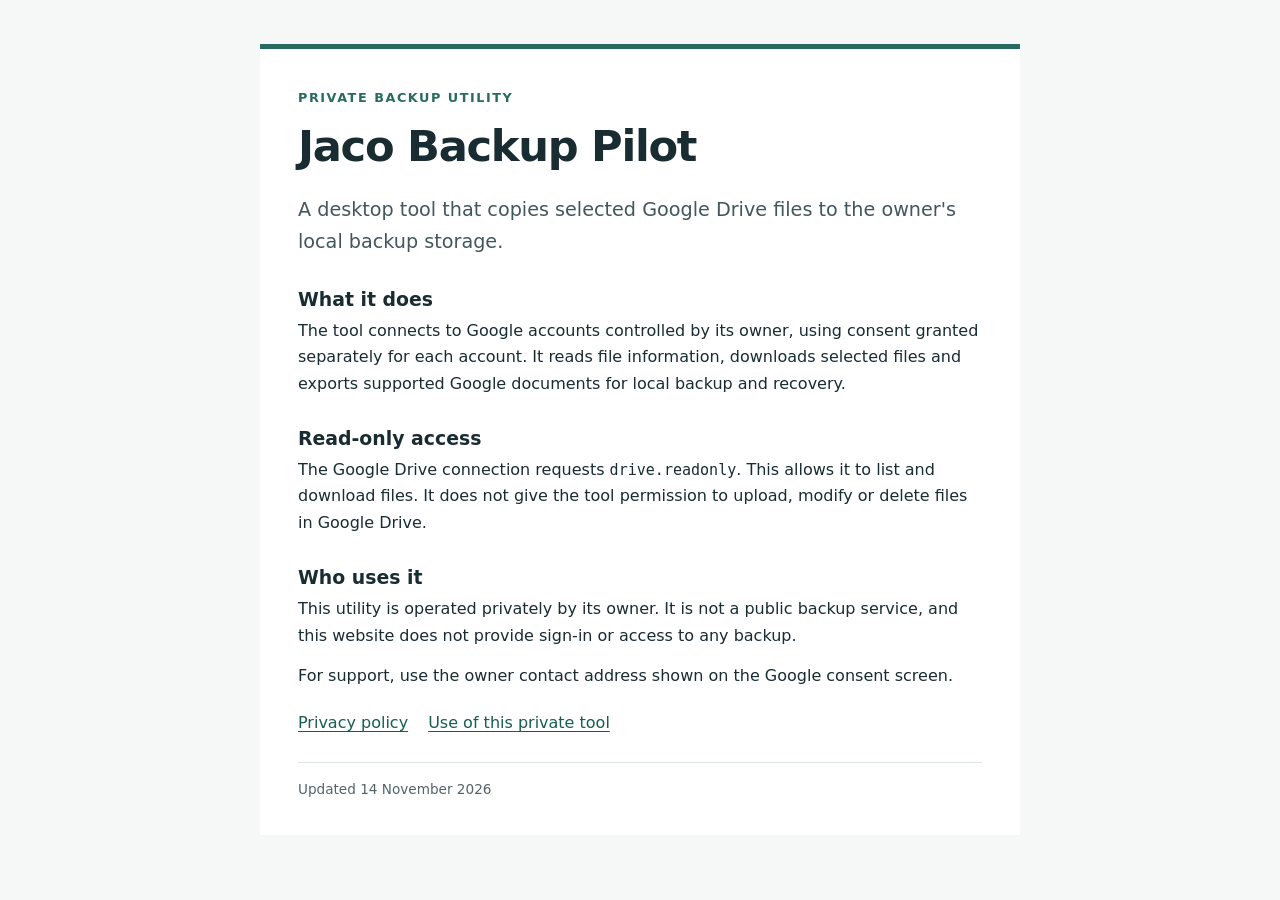
<file: index.html>
<!doctype html>
<html lang="en">
<head>
  <meta charset="utf-8">
  <meta name="viewport" content="width=device-width,initial-scale=1">
  <meta name="robots" content="noindex,nofollow">
  <title>Jaco Backup Pilot</title>
  <link rel="stylesheet" href="style.css">
</head>
<body>
<main>
  <p class="label">Private backup utility</p>
  <h1>Jaco Backup Pilot</h1>
  <p class="lead">A desktop tool that copies selected Google Drive files to the owner's local backup storage.</p>
  <h2>What it does</h2>
  <p>The tool connects to Google accounts controlled by its owner, using consent granted separately for each account. It reads file information, downloads selected files and exports supported Google documents for local backup and recovery.</p>
  <h2>Read-only access</h2>
  <p>The Google Drive connection requests <code>drive.readonly</code>. This allows it to list and download files. It does not give the tool permission to upload, modify or delete files in Google Drive.</p>
  <h2>Who uses it</h2>
  <p>This utility is operated privately by its owner. It is not a public backup service, and this website does not provide sign-in or access to any backup.</p>
  <p>For support, use the owner contact address shown on the Google consent screen.</p>
  <nav aria-label="Information"><a href="privacy.html">Privacy policy</a><a href="privacy.html#use">Use of this private tool</a></nav>
  <footer>Updated 14 November 2026</footer>
</main>
</body>
</html>
</file>
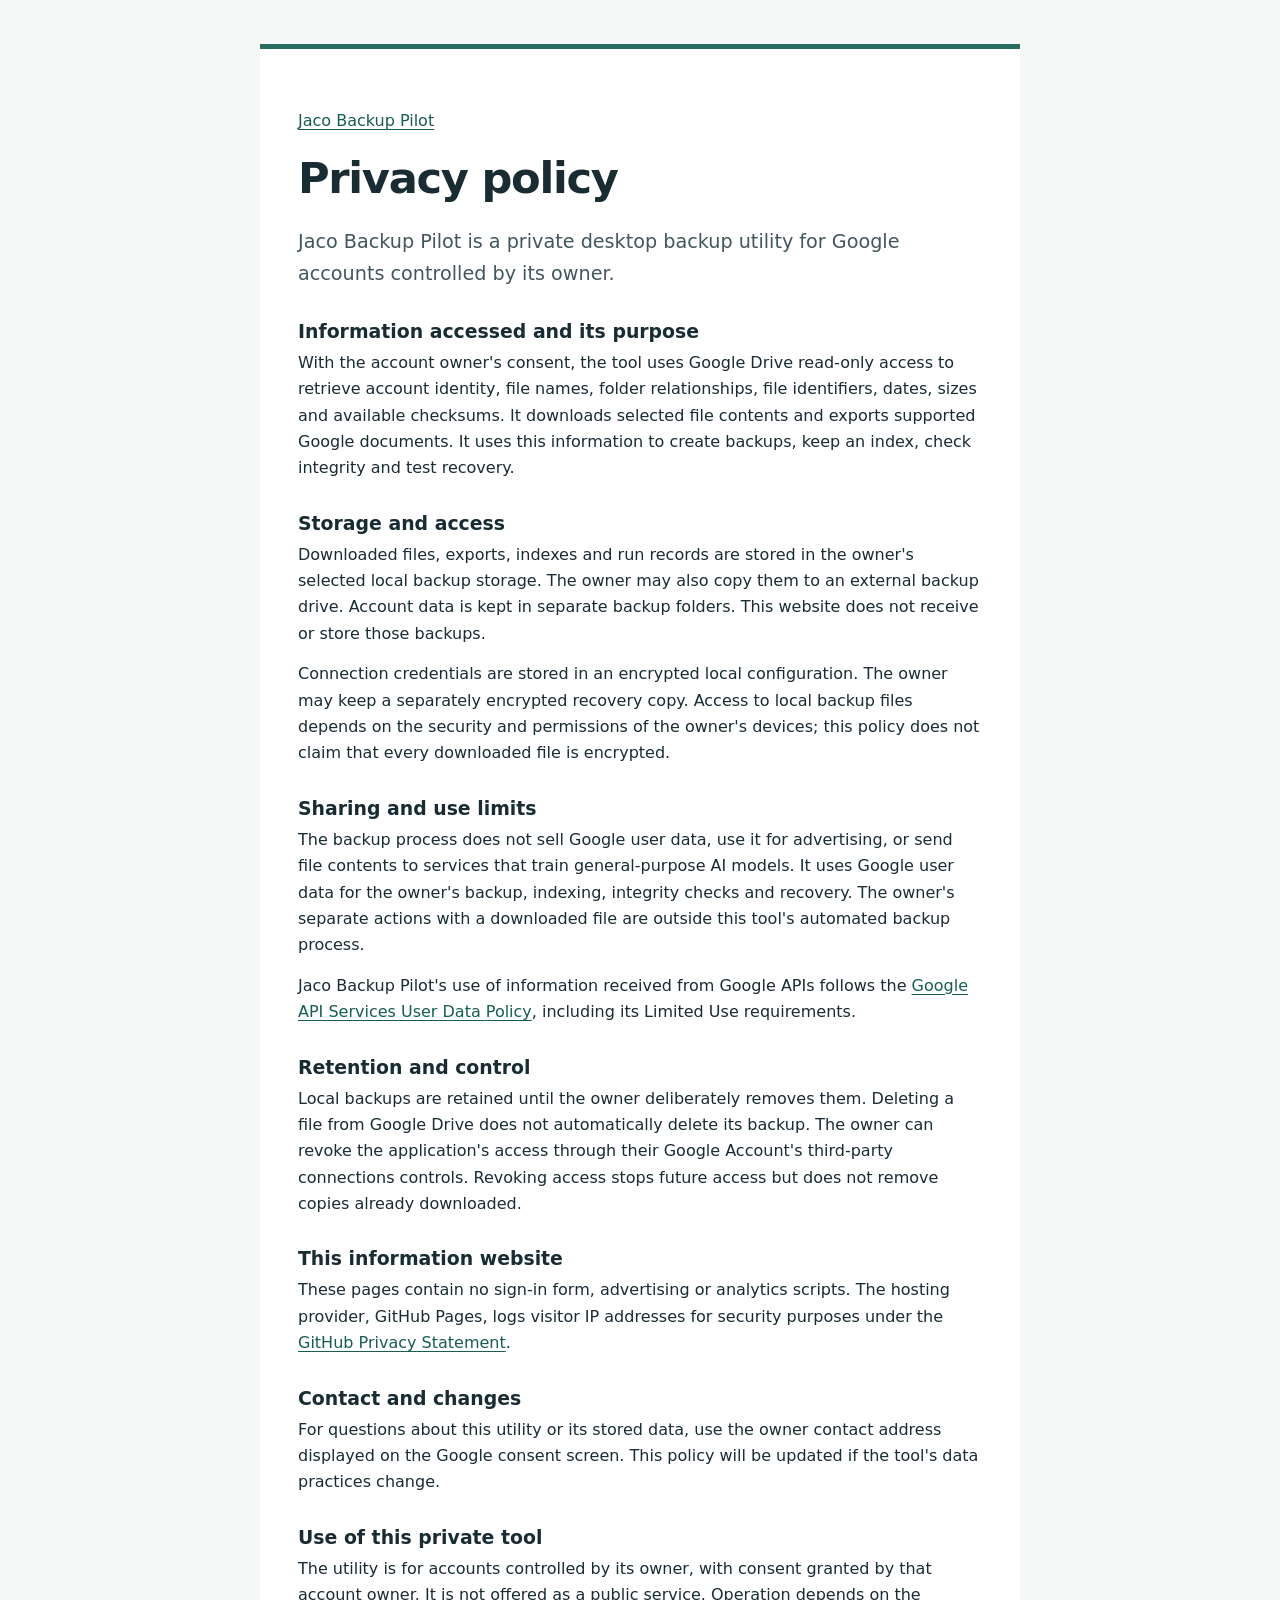
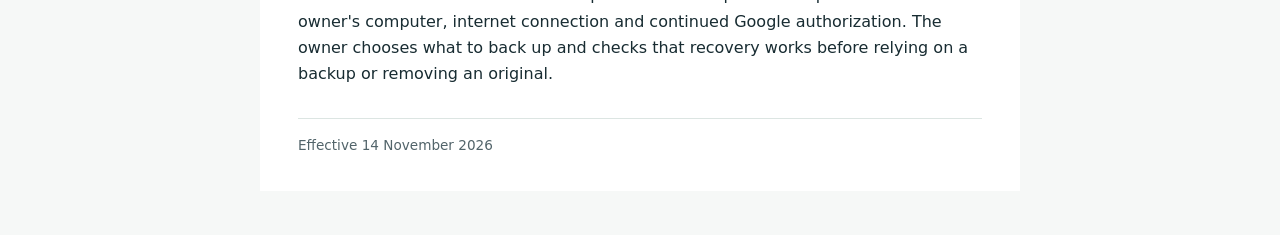
<file: privacy.html>
<!doctype html>
<html lang="en">
<head>
  <meta charset="utf-8">
  <meta name="viewport" content="width=device-width,initial-scale=1">
  <meta name="robots" content="noindex,nofollow">
  <title>Privacy policy | Jaco Backup Pilot</title>
  <link rel="stylesheet" href="style.css">
</head>
<body>
<main>
  <nav aria-label="Information"><a href="index.html">Jaco Backup Pilot</a></nav>
  <h1>Privacy policy</h1>
  <p class="lead">Jaco Backup Pilot is a private desktop backup utility for Google accounts controlled by its owner.</p>
  <h2>Information accessed and its purpose</h2>
  <p>With the account owner's consent, the tool uses Google Drive read-only access to retrieve account identity, file names, folder relationships, file identifiers, dates, sizes and available checksums. It downloads selected file contents and exports supported Google documents. It uses this information to create backups, keep an index, check integrity and test recovery.</p>
  <h2>Storage and access</h2>
  <p>Downloaded files, exports, indexes and run records are stored in the owner's selected local backup storage. The owner may also copy them to an external backup drive. Account data is kept in separate backup folders. This website does not receive or store those backups.</p>
  <p>Connection credentials are stored in an encrypted local configuration. The owner may keep a separately encrypted recovery copy. Access to local backup files depends on the security and permissions of the owner's devices; this policy does not claim that every downloaded file is encrypted.</p>
  <h2>Sharing and use limits</h2>
  <p>The backup process does not sell Google user data, use it for advertising, or send file contents to services that train general-purpose AI models. It uses Google user data for the owner's backup, indexing, integrity checks and recovery. The owner's separate actions with a downloaded file are outside this tool's automated backup process.</p>
  <p>Jaco Backup Pilot's use of information received from Google APIs follows the <a href="https://developers.google.com/terms/api-services-user-data-policy">Google API Services User Data Policy</a>, including its Limited Use requirements.</p>
  <h2>Retention and control</h2>
  <p>Local backups are retained until the owner deliberately removes them. Deleting a file from Google Drive does not automatically delete its backup. The owner can revoke the application's access through their Google Account's third-party connections controls. Revoking access stops future access but does not remove copies already downloaded.</p>
  <h2>This information website</h2>
  <p>These pages contain no sign-in form, advertising or analytics scripts. The hosting provider, GitHub Pages, logs visitor IP addresses for security purposes under the <a href="https://docs.github.com/en/site-policy/privacy-policies/github-general-privacy-statement">GitHub Privacy Statement</a>.</p>
  <h2>Contact and changes</h2>
  <p>For questions about this utility or its stored data, use the owner contact address displayed on the Google consent screen. This policy will be updated if the tool's data practices change.</p>
  <h2 id="use">Use of this private tool</h2>
  <p>The utility is for accounts controlled by its owner, with consent granted by that account owner. It is not offered as a public service. Operation depends on the owner's computer, internet connection and continued Google authorization. The owner chooses what to back up and checks that recovery works before relying on a backup or removing an original.</p>
  <footer>Effective 14 November 2026</footer>
</main>
</body>
</html>
</file>
<file: style.css>
:root{color-scheme:light;font-family:system-ui,-apple-system,BlinkMacSystemFont,"Segoe UI",sans-serif;color:#182c32;background:#f6f8f7}
*{box-sizing:border-box}body{margin:0}main{max-width:760px;margin:44px auto;padding:38px;background:#fff;border-top:5px solid #286b61}
h1{font-size:clamp(2rem,5vw,2.7rem);line-height:1.12;margin:14px 0 24px;letter-spacing:-.03em}h2{font-size:1.18rem;margin:30px 0 8px}
p{font-size:1rem;line-height:1.65;margin:0 0 14px}.lead{font-size:1.2rem;color:#42575c}.label{font-size:.8rem;letter-spacing:.12em;text-transform:uppercase;color:#286b61;font-weight:650}
a{color:#175d52;text-underline-offset:3px}a:focus-visible{outline:3px solid #175d52;outline-offset:5px}nav{display:flex;flex-wrap:wrap;gap:20px;margin:24px 0}code{font-size:.94em}footer{border-top:1px solid #dce5e2;margin-top:30px;padding-top:18px;font-size:.85rem;color:#52646a}
@media(max-width:600px){main{margin:0;padding:24px 20px;min-height:100vh}}
</file>
